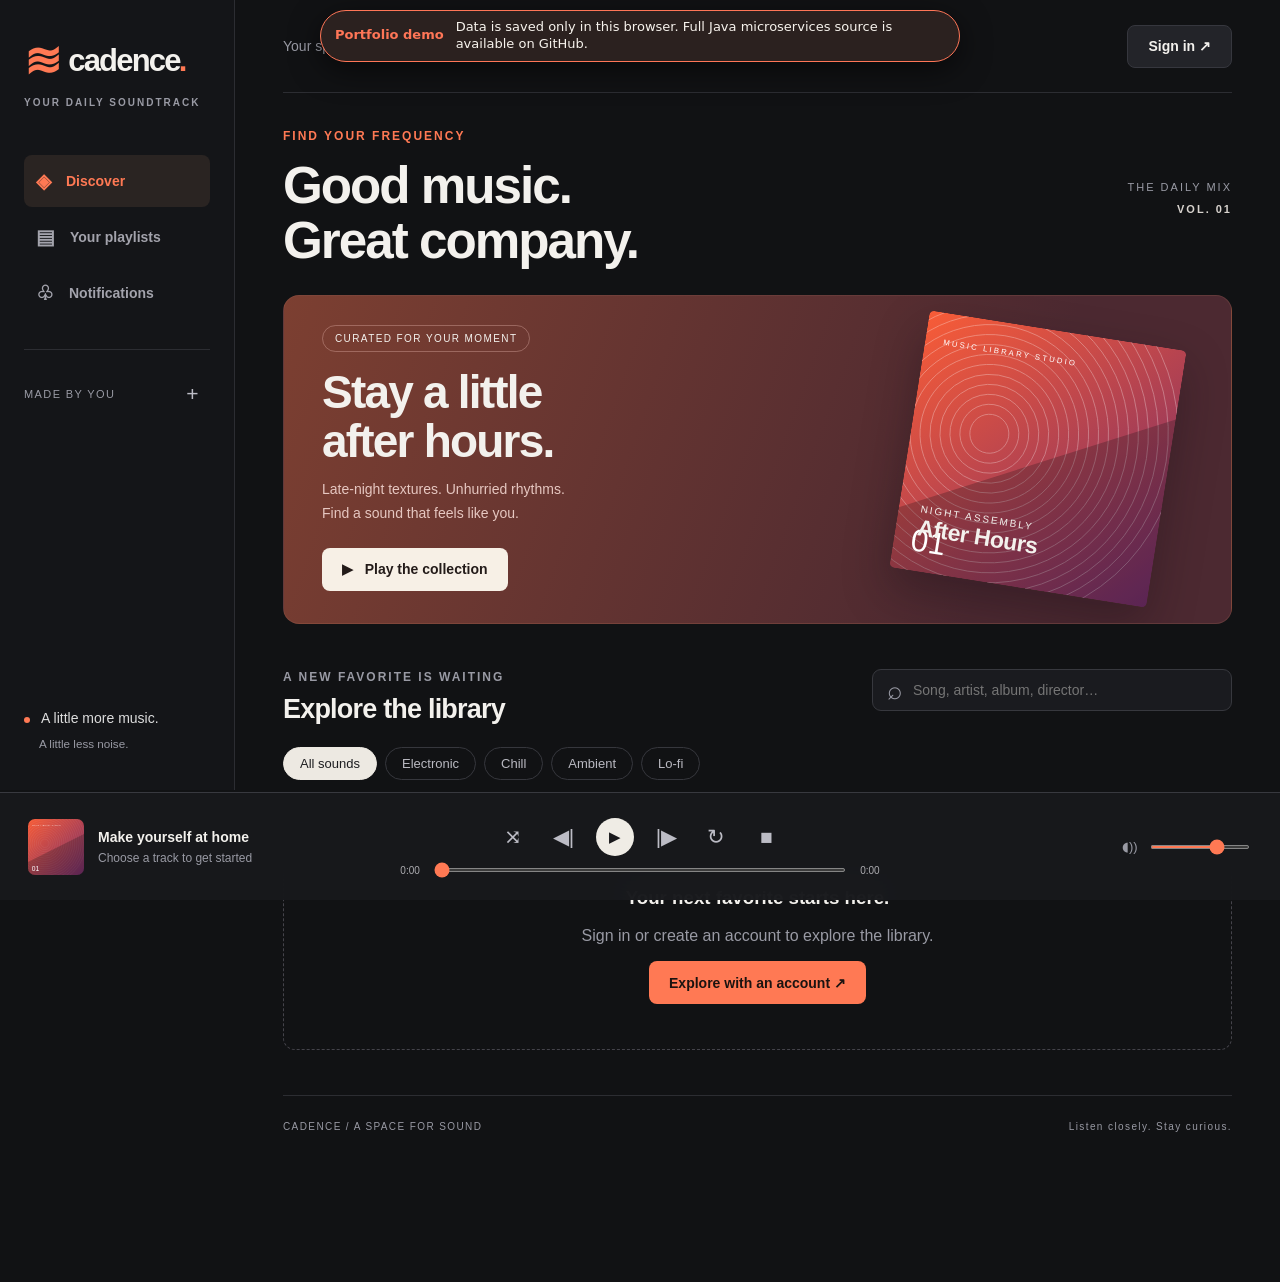
<file: docs/index.html>
<!doctype html>
<html lang="en"><head><meta charset="utf-8"><meta name="viewport" content="width=device-width,initial-scale=1"><meta name="theme-color" content="#111214"><meta name="description" content="Discover your next favorite track. Build playlists and make room for music."><title>Cadence — Music Library</title><link rel="icon" type="image/svg+xml" href="assets/favicon.svg"><link rel="stylesheet" href="styles.css"><script src="demo-api.js" defer></script><script src="app.js" defer></script></head>
<body><div class="demo-banner" role="note"><strong>Portfolio demo</strong><span>Data is saved only in this browser. Full Java microservices source is available on GitHub.</span></div>
<div class="app-shell">
 <aside class="sidebar"><a class="brand" href="#discover"><span class="brand-mark">≋</span> cadence<span class="brand-dot">.</span></a><p class="eyebrow">YOUR DAILY SOUNDTRACK</p>
 <nav aria-label="Main navigation"><button class="nav-item active" data-view="discover"><span>◈</span> Discover</button><button class="nav-item" data-view="playlists"><span>▤</span> Your playlists</button><button class="nav-item" data-view="notifications"><span>♧</span> Notifications <span id="notice-count" class="badge"></span></button><button class="nav-item hidden" id="admin-nav" data-view="admin"><span>⚙</span> Manage library</button></nav>
 <div class="sidebar-divider"></div><div class="section-label">MADE BY YOU <button class="icon-button" id="sidebar-new" aria-label="Create playlist">+</button></div><div id="sidebar-playlists"></div>
 <div class="sidebar-bottom"><span class="live-dot"></span> A little more music.<br><small>A little less noise.</small></div>
 </aside>
 <main id="main"><header class="topbar"><div class="breadcrumb">Your space <span>/</span> <strong id="breadcrumb">Discover</strong></div><div class="account-actions"><span id="identity"></span><button id="auth-button" class="button subtle">Sign in ↗</button></div></header>
 <section id="discover-view" class="view"><div class="page-heading"><div><p class="eyebrow">FIND YOUR FREQUENCY</p><h1>Good music.<br>Great company.</h1></div><span class="issue">THE DAILY MIX <b>VOL. 01</b></span></div>
 <div class="feature"><div class="feature-copy"><span class="pill">CURATED FOR YOUR MOMENT</span><h2>Stay a little<br>after hours.</h2><p>Late-night textures. Unhurried rhythms.<br>Find a sound that feels like you.</p><button id="hero-play" class="button light">▶ &nbsp; Play the collection</button></div><div class="feature-art"><img src="assets/cover-0.svg" alt="After Hours abstract album artwork"><span class="vinyl-label">NIGHT ASSEMBLY<br><b>After Hours</b></span></div></div>
 <div class="library-heading"><div><p class="eyebrow">A NEW FAVORITE IS WAITING</p><h2>Explore the library</h2></div><label class="search-box"><span>⌕</span><input id="search" type="search" placeholder="Song, artist, album, director…" aria-label="Search music"></label></div>
 <div class="filter-row" id="genres"><button class="chip selected" data-genre="All">All sounds</button><button class="chip" data-genre="Electronic">Electronic</button><button class="chip" data-genre="Chill">Chill</button><button class="chip" data-genre="Ambient">Ambient</button><button class="chip" data-genre="Lo-fi">Lo-fi</button><span id="song-count"></span></div>
 <div id="song-grid" class="song-grid"></div><div id="library-state" class="empty-state"><h3>Your next favorite starts here.</h3><p>Sign in or create an account to explore the library.</p><button class="button primary" id="welcome-signin">Explore with an account ↗</button></div>
 <footer class="page-footer"><span>CADENCE / A SPACE FOR SOUND</span><span>Listen closely. Stay curious.</span></footer>
 </section>
 <section id="playlists-view" class="view hidden"><div class="library-heading"><div><p class="eyebrow">A SOUND FOR EVERY SIDE OF YOU</p><h1>Your playlists</h1></div><button class="button primary" id="new-playlist">+ New playlist</button></div><div id="playlist-grid" class="playlist-grid"></div><section id="playlist-detail" class="hidden"><div class="library-heading"><h2 id="playlist-title"></h2><div class="actions"><button class="button subtle" id="rename-playlist">Rename</button><button class="button danger" id="delete-playlist">Delete</button></div></div><label class="search-box"><span>⌕</span><input id="playlist-search" type="search" placeholder="Search in this playlist" aria-label="Search in playlist"></label><div id="playlist-songs" class="track-list"></div></section></section>
 <section id="notifications-view" class="view hidden"><p class="eyebrow">FRESH FROM THE LIBRARY</p><h1>What's new</h1><div id="notification-list"></div></section>
 <section id="admin-view" class="view hidden"><div class="library-heading"><div><p class="eyebrow">BEHIND THE MUSIC</p><h1>Manage library</h1></div><button class="button primary" id="add-song">+ Add song</button></div><p class="muted">Add music, update metadata, or hide a track from listeners.</p><div class="table-scroll"><table><thead><tr><th>Track</th><th>Album</th><th>Visibility</th><th>Actions</th></tr></thead><tbody id="admin-songs"></tbody></table></div></section>
 </main>
</div>
<section class="player" aria-label="Music player"><div class="now-playing"><img id="player-cover" src="assets/cover-0.svg" alt=""><div><strong id="player-title">Make yourself at home</strong><span id="player-artist">Choose a track to get started</span></div></div><div class="player-middle"><div class="player-controls"><button class="icon-button" id="shuffle" aria-label="Shuffle" aria-pressed="false">⤨</button><button class="icon-button" id="previous" aria-label="Previous song">◀|</button><button class="play-toggle" id="play-toggle" aria-label="Play">▶</button><button class="icon-button" id="next" aria-label="Next song">|▶</button><button class="icon-button" id="repeat" aria-label="Repeat song" aria-pressed="false">↻</button><button class="icon-button" id="stop" aria-label="Stop">■</button></div><div class="progress-row"><span id="elapsed">0:00</span><input id="seek" type="range" min="0" max="100" value="0" aria-label="Playback position"><span id="duration">0:00</span></div></div><div class="volume"><span aria-hidden="true">◖))</span><input id="volume" type="range" min="0" max="1" step="0.01" value="0.7" aria-label="Volume"></div><audio id="audio" preload="metadata"></audio></section>
<dialog id="auth-dialog"><button class="close-dialog icon-button" aria-label="Close">×</button><div class="brand dialog-brand">≋ cadence.</div><p class="eyebrow">YOUR MUSIC, YOUR SPACE</p><h2 id="auth-title">Welcome back.</h2><form id="auth-form"><label id="name-label" class="hidden">Your name<input name="name" maxlength="60" autocomplete="name"></label><label>Email<input name="email" type="email" maxlength="160" required autocomplete="email"></label><label>Password<input name="password" type="password" minlength="10" maxlength="64" required autocomplete="current-password"></label><label id="optin-label" class="check-label hidden"><input name="emailOptIn" type="checkbox"> Email me when new music is added</label><p id="auth-error" class="error" role="alert"></p><button type="submit" class="button primary full">Sign in</button></form><p class="dialog-footer"><span id="auth-prompt">New here?</span> <button class="text-button" id="switch-auth">Create an account</button></p></dialog>
<dialog id="detail-dialog"><button class="close-dialog icon-button" aria-label="Close">×</button><div id="song-detail"></div></dialog>
<dialog id="playlist-dialog"><button class="close-dialog icon-button" aria-label="Close">×</button><h2 id="playlist-dialog-title">New playlist</h2><form id="playlist-form"><label>Name<input name="name" required maxlength="80" placeholder="Something for the weekend"></label><p class="error" id="playlist-error"></p><button class="button primary full">Save playlist</button></form></dialog>
<dialog id="pick-dialog"><button class="close-dialog icon-button" aria-label="Close">×</button><h2>Add to a playlist</h2><div id="pick-list"></div></dialog>
<dialog id="confirm-dialog"><h2 id="confirm-title">Delete?</h2><p id="confirm-message"></p><div class="actions"><button class="button subtle" id="confirm-cancel">Cancel</button><button class="button danger" id="confirm-yes">Delete</button></div></dialog>
<dialog id="song-dialog"><button class="close-dialog icon-button" aria-label="Close">×</button><h2 id="song-form-title">Add a song</h2><form id="song-form"><div class="form-grid"><label>Song name<input name="name" required maxlength="120"></label><label>Singer / artist<input name="singer" required maxlength="100"></label><label>Music director<input name="musicDirector" required maxlength="100"></label><label>Album<input name="albumName" required maxlength="120"></label><label>Release date<input name="releaseDate" type="date" required></label><label>Genre<input name="genre" required maxlength="50" list="genre-options"></label><label class="wide">Cover image URL<input name="coverImageUrl" maxlength="2000" placeholder="https://… or /assets/cover-0.svg"></label><label class="wide">Audio URL<input name="audioUrl" maxlength="2000" placeholder="https://… or /assets/demo-0.wav"></label><label>Duration (seconds)<input name="durationSeconds" type="number" min="0" max="86400" value="0" required></label><label class="check-label"><input name="visible" type="checkbox" checked> Visible to listeners</label></div><p class="muted">Use audio and artwork you own or have permission to share. Public HTTPS media URLs must allow browser playback.</p><p id="song-error" class="error"></p><button class="button primary full">Save song</button></form><datalist id="genre-options"><option>Electronic</option><option>Chill</option><option>Ambient</option><option>Lo-fi</option></datalist></dialog>
<div id="toast" role="status" aria-live="polite"></div>
</body></html>
</file>
<file: docs/styles.css>
:root {
    color-scheme: dark;
    --bg: #111214;
    --panel: #191a1e;
    --muted: #999aa4;
    --text: #f3f1ed;
    --line: #2c2d32;
    --accent: #ff7954;
    --radius: 16px;
    font-family: Segoe UI, Arial, sans-serif;
    font-size: 16px
}

* {
    box-sizing: border-box
}

body {
    margin: 0;
    background: var(--bg);
    color: var(--text)
}

button,
input {
    font: inherit
}

button,
a,
input {
    touch-action: manipulation
}

button {
    cursor: pointer
}

button {
    color: inherit;
    border: 0;
    background: none
}

button:disabled {
    opacity: .55;
    cursor: wait
}

button:focus-visible,
a:focus-visible,
input:focus-visible {
    outline: 2px solid var(--accent);
    outline-offset: 4px
}

button,
input {
    border-radius: 8px
}

a {
    color: inherit;
    text-decoration: none
}

.hidden {
    display: none !important
}

.app-shell {
    display: grid;
    grid-template-columns: 235px minmax(0, 1fr);
    min-height: 100vh
}

.sidebar {
    position: fixed;
    top: 0;
    bottom: 110px;
    left: 0;
    width: 235px;
    border-right: 1px solid var(--line);
    padding: 34px 24px;
    display: flex;
    flex-direction: column;
    background: #141518
}

.brand {
    font-size: 31px;
    font-weight: 750;
    letter-spacing: -1.8px;
    display: flex;
    align-items: center;
    gap: 8px
}

.brand-mark {
    font-size: 45px;
    color: var(--accent)
}

.brand-dot {
    color: var(--accent);
    margin-left: -9px
}

.eyebrow {
    font-size: 12px;
    letter-spacing: 2px;
    font-weight: 650;
    color: var(--muted);
    line-height: 1.6
}

.sidebar>.eyebrow {
    font-size: 10px;
    margin: 8px 0 40px
}

.nav-item {
    display: flex;
    gap: 15px;
    align-items: center;
    width: 100%;
    padding: 14px 12px;
    margin: 4px 0;
    color: #a3a3ac;
    text-align: left;
    font-size: 14px;
    font-weight: 600
}

.nav-item span:first-child {
    font-size: 20px
}

.nav-item.active {
    background: #2a2422;
    color: var(--accent)
}

.nav-item:hover {
    background: #232428
}

.sidebar-divider {
    height: 1px;
    background: var(--line);
    margin: 26px 0
}

.section-label {
    font-size: 11px;
    letter-spacing: 1.4px;
    color: var(--muted);
    display: flex;
    align-items: center;
    justify-content: space-between
}

.sidebar-playlist {
    display: block;
    text-align: left;
    font-size: 14px;
    color: #b5b5bd;
    padding: 11px 5px;
    max-width: 100%;
    overflow: hidden;
    text-overflow: ellipsis;
    white-space: nowrap
}

.sidebar-bottom {
    margin-top: auto;
    color: #ddd;
    padding-top: 32px;
    font-size: 14px;
    line-height: 1.8
}

.sidebar-bottom small {
    color: var(--muted);
    padding-left: 15px
}

.live-dot {
    width: 6px;
    height: 6px;
    background: var(--accent);
    display: inline-block;
    border-radius: 50%;
    margin-right: 8px
}

main {
    grid-column: 2;
    max-width: 1650px;
    width: 100%;
    padding: 0 48px 150px
}

.topbar {
    height: 93px;
    display: flex;
    align-items: center;
    justify-content: space-between;
    border-bottom: 1px solid var(--line);
    gap: 20px
}

.breadcrumb {
    font-size: 14px;
    color: var(--muted)
}

.breadcrumb span {
    margin: 0 15px;
    color: #555
}

.breadcrumb strong {
    color: var(--text);
    font-weight: 500
}

.account-actions {
    display: flex;
    align-items: center;
    gap: 14px;
    font-size: 14px
}

#identity {
    color: var(--muted)
}

.button {
    display: inline-flex;
    align-items: center;
    justify-content: center;
    gap: 8px;
    padding: 12px 20px;
    border-radius: 8px;
    font-size: 14px;
    font-weight: 650;
    transition: transform .18s, background .18s;
    min-height: 43px
}

.button:hover {
    transform: translateY(-2px)
}

.primary {
    background: var(--accent);
    color: #1b1310
}

.light {
    background: #f7f0e6;
    color: #231b19
}

.subtle {
    background: #232429;
    border: 1px solid #36373e
}

.danger {
    background: #43252a;
    color: #ffafb6
}

.full {
    width: 100%
}

.page-heading {
    display: flex;
    align-items: center;
    justify-content: space-between;
    padding: 34px 0 26px
}

.page-heading .eyebrow {
    color: var(--accent);
    margin-top: 0
}

h1 {
    font-size: clamp(35px, 4vw, 56px);
    line-height: 1.08;
    letter-spacing: -2px;
    margin: 12px 0 24px;
    font-weight: 650
}

.page-heading h1 {
    margin-bottom: 0
}

.issue {
    font-size: 11px;
    letter-spacing: 2px;
    color: var(--muted);
    display: flex;
    flex-direction: column;
    gap: 10px;
    text-align: right
}

.issue b {
    color: #d8d3ce
}

.feature {
    position: relative;
    overflow: hidden;
    background: #783e32;
    background: linear-gradient(110deg, #7c3f31, #4c2931 75%);
    border: 1px solid #9a615247;
    border-radius: var(--radius);
    min-height: 310px;
    padding: 32px 38px;
    display: flex;
    align-items: center;
    justify-content: space-between
}

.feature-copy {
    z-index: 1
}

.pill {
    font-size: 10px;
    letter-spacing: 1.4px;
    border: 1px solid #e0afa763;
    border-radius: 20px;
    padding: 7px 12px
}

.feature h2 {
    font-size: 46px;
    letter-spacing: -1.8px;
    line-height: 1.07;
    margin: 22px 0 12px
}

.feature p {
    font-size: 14px;
    line-height: 1.7;
    color: #e6c7c1;
    margin: 0 0 22px
}

.feature-art {
    width: 260px;
    margin: 0 25px 0 15px;
    transform: rotate(9deg);
    position: relative
}

.feature-art img {
    width: 100%;
    display: block;
    border-radius: 5px;
    box-shadow: 0 20px 45px #190f175c
}

.vinyl-label {
    position: absolute;
    bottom: 30px;
    left: 22px;
    font-size: 10px;
    letter-spacing: 2px
}

.vinyl-label b {
    font-size: 23px;
    letter-spacing: -.5px
}

.library-heading {
    display: flex;
    align-items: center;
    justify-content: space-between;
    gap: 24px;
    margin: 32px 0 22px
}

.library-heading .eyebrow {
    margin-bottom: 7px
}

h2 {
    font-size: 27px;
    letter-spacing: -.8px;
    margin: 0
}

.search-box {
    display: flex;
    align-items: center;
    gap: 10px;
    border: 1px solid #37383e;
    background: #1a1b1f;
    padding: 0 14px;
    border-radius: 9px;
    max-width: 360px;
    width: 100%
}

.search-box span {
    font-size: 26px;
    color: var(--muted)
}

input {
    color: var(--text);
    background: #202126;
    border: 1px solid #3b3c43;
    padding: 11px 12px;
    width: 100%;
    min-width: 0
}

.search-box input {
    background: none;
    border: 0;
    font-size: 14px;
    padding: 12px 0
}

.filter-row {
    display: flex;
    align-items: center;
    gap: 8px;
    flex-wrap: wrap;
    margin-bottom: 22px
}

.chip {
    border: 1px solid #36373d;
    color: #b9b9c1;
    font-size: 13px;
    padding: 8px 16px;
    border-radius: 25px
}

.chip.selected {
    background: #ede9e2;
    color: #1d1d20;
    border-color: #ede9e2
}

.chip:hover {
    border-color: var(--accent)
}

#song-count {
    margin-left: auto;
    font-size: 12px;
    color: var(--muted)
}

.song-grid {
    display: grid;
    grid-template-columns: repeat(3, minmax(0, 1fr));
    gap: 24px
}

.song-card {
    min-width: 0
}

.cover-wrap {
    position: relative;
    overflow: hidden;
    border-radius: 11px;
    background: var(--panel);
    aspect-ratio: 1.15
}

.cover-wrap img {
    width: 100%;
    height: 100%;
    object-fit: cover;
    transition: transform .3s
}

.song-card:hover img {
    transform: scale(1.04)
}

.card-play {
    position: absolute;
    bottom: 14px;
    right: 14px;
    width: 44px;
    height: 44px;
    border-radius: 50%;
    background: var(--accent);
    color: #161317;
    box-shadow: 0 6px 15px #0004;
    transition: transform .18s
}

.card-play:hover {
    transform: scale(1.12)
}

.card-tag {
    position: absolute;
    top: 12px;
    left: 12px;
    background: #131316aa;
    padding: 5px 10px;
    border-radius: 20px;
    font-size: 11px;
    backdrop-filter: blur(8px)
}

.song-card-info {
    display: flex;
    justify-content: space-between;
    gap: 7px;
    margin-top: 12px
}

.song-title {
    text-align: left;
    font-size: 16px;
    font-weight: 650;
    padding: 0;
    line-height: 1.4
}

.song-title:hover {
    color: var(--accent)
}

.song-card p {
    font-size: 13px;
    color: var(--muted);
    margin: 5px 0
}

.icon-button {
    min-width: 35px;
    min-height: 35px;
    font-size: 21px;
    color: #bcbcc5;
    display: inline-flex;
    align-items: center;
    justify-content: center
}

.icon-button:hover,
.icon-button[aria-pressed=true] {
    color: var(--accent)
}

.empty-state {
    border: 1px dashed #44434a;
    padding: 45px;
    text-align: center;
    border-radius: 12px;
    margin: 20px 0;
    color: var(--muted)
}

.empty-state h3 {
    color: var(--text)
}

.page-footer {
    margin-top: 45px;
    display: flex;
    justify-content: space-between;
    border-top: 1px solid var(--line);
    padding-top: 25px;
    font-size: 10px;
    letter-spacing: 1.4px;
    color: var(--muted)
}

.player {
    position: fixed;
    bottom: 0;
    left: 0;
    right: 0;
    background: #18191df5;
    backdrop-filter: blur(20px);
    border-top: 1px solid #38393f;
    min-height: 108px;
    display: grid;
    grid-template-columns: 1fr 1.4fr 1fr;
    align-items: center;
    gap: 30px;
    padding: 16px 28px;
    z-index: 5
}

.now-playing {
    display: flex;
    align-items: center;
    gap: 14px;
    min-width: 0
}

.now-playing img {
    width: 56px;
    height: 56px;
    border-radius: 7px
}

.now-playing div {
    overflow: hidden
}

.now-playing strong,
.now-playing span {
    display: block;
    overflow: hidden;
    text-overflow: ellipsis;
    white-space: nowrap
}

.now-playing strong {
    font-size: 14px
}

.now-playing span {
    font-size: 12px;
    color: var(--muted);
    margin-top: 6px
}

.player-controls {
    display: flex;
    justify-content: center;
    align-items: center;
    gap: 15px
}

.play-toggle {
    width: 38px;
    height: 38px;
    background: #efece5;
    color: #19191c;
    border-radius: 50%;
    font-size: 15px
}

.progress-row {
    display: flex;
    align-items: center;
    gap: 12px;
    margin-top: 9px;
    font-size: 10px;
    color: #ababaf
}

.player input[type=range] {
    padding: 0;
    height: 4px;
    accent-color: var(--accent);
    border: 0;
    cursor: pointer
}

.volume {
    display: flex;
    justify-self: end;
    align-items: center;
    gap: 10px;
    width: 130px;
    font-size: 13px;
    color: var(--muted)
}

.playlist-grid {
    display: grid;
    grid-template-columns: repeat(3, 1fr);
    gap: 18px;
    margin: 28px 0
}

.playlist-card {
    background: linear-gradient(135deg, #373339, #222328);
    border: 1px solid #49424a;
    padding: 24px;
    text-align: left;
    min-height: 140px
}

.playlist-card span {
    display: block;
    color: var(--accent);
    font-size: 36px
}

.playlist-card strong {
    display: block;
    font-size: 20px;
    margin: 10px 0
}

.playlist-card small {
    color: var(--muted)
}

.track-row {
    display: flex;
    align-items: center;
    gap: 14px;
    padding: 16px 0;
    border-bottom: 1px solid var(--line)
}

.track-row img {
    width: 50px;
    height: 50px;
    border-radius: 6px
}

.track-row .track-copy {
    flex: 1;
    min-width: 0
}

.track-row small {
    display: block;
    color: var(--muted);
    margin-top: 6px
}

.track-list {
    margin-top: 20px
}

.muted {
    color: var(--muted);
    font-size: 14px;
    line-height: 1.6
}

.actions {
    display: flex;
    gap: 8px;
    align-items: center;
    flex-wrap: wrap
}

.table-scroll {
    overflow: auto
}

table {
    width: 100%;
    border-collapse: collapse;
    margin-top: 25px;
    font-size: 14px;
    text-align: left
}

th {
    color: var(--muted);
    font-weight: 500;
    padding: 18px 12px
}

td {
    padding: 17px 12px;
    border-top: 1px solid var(--line)
}

td small {
    display: block;
    color: var(--muted);
    margin-top: 5px
}

.status {
    font-size: 12px;
    border-radius: 20px;
    background: #24403a;
    color: #a5dfc7;
    padding: 6px 10px
}

.status.off {
    background: #3b3330;
    color: #cfb7a8
}

.notice {
    padding: 23px 18px;
    border-bottom: 1px solid var(--line);
    display: flex;
    gap: 15px;
    align-items: center
}

.notice p {
    flex: 1
}

.notice small {
    display: block;
    color: var(--muted);
    margin-top: 8px
}

.badge {
    font-size: 11px;
    color: var(--accent)
}

dialog {
    width: min(480px, calc(100% - 32px));
    background: #1b1c21;
    color: var(--text);
    border: 1px solid #42434c;
    border-radius: 18px;
    padding: 34px;
    box-shadow: 0 30px 100px #0008;
    max-height: 90vh;
    overflow: auto
}

dialog::backdrop {
    background: #07080bba;
    backdrop-filter: blur(5px)
}

dialog h2 {
    margin: 14px 0 24px;
    font-size: 30px
}

.close-dialog {
    position: absolute;
    right: 13px;
    top: 13px
}

.dialog-brand {
    font-size: 26px;
    margin-bottom: 30px;
    color: var(--accent)
}

form label {
    display: block;
    font-size: 14px;
    color: #c6c5cc;
    margin: 16px 0
}

form label input {
    display: block;
    margin-top: 8px
}

.check-label {
    display: flex;
    align-items: center;
    gap: 9px
}

.check-label input {
    width: 16px;
    margin: 0;
    accent-color: var(--accent)
}

.error {
    font-size: 14px;
    color: #ff9e9e;
    min-height: 18px
}

.dialog-footer {
    font-size: 14px;
    color: var(--muted);
    text-align: center
}

.text-button {
    color: var(--accent);
    padding: 0;
    font-size: 14px
}

.form-grid {
    display: grid;
    grid-template-columns: 1fr 1fr;
    gap: 0 16px
}

.wide {
    grid-column: 1/-1
}

#song-dialog {
    width: min(650px, calc(100% - 32px))
}

.detail-cover {
    width: 100%;
    aspect-ratio: 1.7;
    object-fit: cover;
    border-radius: 12px
}

.details {
    display: grid;
    grid-template-columns: 1fr 1fr;
    gap: 15px;
    margin: 25px 0
}

.details dt {
    font-size: 12px;
    color: var(--muted);
    margin-bottom: 5px
}

.details dd {
    margin: 0;
    font-size: 14px
}

#toast {
    position: fixed;
    bottom: 125px;
    right: 24px;
    background: #ede8de;
    color: #171719;
    padding: 15px 22px;
    border-radius: 10px;
    box-shadow: 0 8px 40px #0008;
    z-index: 20;
    max-width: calc(100% - 48px);
    font-size: 14px;
    opacity: 0;
    transform: translateY(12px);
    pointer-events: none;
    transition: .2s
}

#toast.show {
    opacity: 1;
    transform: translateY(0)
}

.view {
    animation: appear .25s ease
}

@keyframes appear {
    from {
        opacity: 0;
        transform: translateY(7px)
    }

    to {
        opacity: 1;
        transform: none
    }
}

@media(min-width:1450px) {
    .song-grid {
        grid-template-columns: repeat(4, 1fr)
    }

    .feature-art {
        width: 290px;
        margin-right: 100px
    }
}

@media(max-width:1100px) {
    .sidebar {
        width: 195px;
        padding: 25px 16px
    }

    .app-shell {
        grid-template-columns: 195px minmax(0, 1fr)
    }

    main {
        padding: 0 28px 150px
    }

    .feature-art {
        width: 200px;
        margin-right: 0
    }

    .feature h2 {
        font-size: 38px
    }

    .song-grid {
        gap: 16px
    }

    .library-heading {
        align-items: flex-start;
        flex-direction: column
    }

    .player {
        gap: 14px;
        grid-template-columns: 1fr 1.5fr
    }

    .volume {
        display: none
    }
}

@media(max-width:750px) {
    .sidebar {
        position: relative;
        width: auto;
        bottom: auto;
        grid-column: 1/-1;
        padding: 14px 20px;
        display: block;
        border-right: 0;
        border-bottom: 1px solid var(--line)
    }

    .sidebar>.eyebrow,
    .sidebar-divider,
    .section-label,
    #sidebar-playlists,
    .sidebar-bottom {
        display: none
    }

    .brand {
        font-size: 27px
    }

    .brand-mark {
        font-size: 34px
    }

    .sidebar nav {
        display: flex;
        overflow: auto;
        gap: 8px;
        margin-top: 12px
    }

    .nav-item {
        width: auto;
        white-space: nowrap;
        font-size: 12px;
        padding: 9px
    }

    .nav-item span:first-child {
        font-size: 16px
    }

    .app-shell {
        display: block
    }

    main {
        padding: 0 20px 160px
    }

    .topbar {
        height: 70px
    }

    .account-actions {
        gap: 8px
    }

    #identity {
        display: none
    }

    .page-heading {
        padding-top: 27px
    }

    h1 {
        font-size: 38px
    }

    .issue {
        font-size: 9px
    }

    .feature {
        padding: 27px 22px;
        min-height: 290px
    }

    .feature h2 {
        font-size: 36px
    }

    .feature-art {
        width: 155px;
        position: absolute;
        right: -30px;
        opacity: .55;
        transform: rotate(12deg)
    }

    .feature-copy {
        max-width: 85%
    }

    .feature p {
        color: #f3ddd7
    }

    .song-grid {
        grid-template-columns: repeat(2, minmax(0, 1fr));
        gap: 22px 15px
    }

    .filter-row {
        gap: 7px
    }

    .chip {
        padding: 8px 11px;
        font-size: 12px
    }

    #song-count {
        display: none
    }

    .player {
        grid-template-columns: 1fr;
        gap: 10px;
        padding: 10px 18px;
        min-height: 130px
    }

    .now-playing {
        position: absolute;
        top: 12px;
        left: 18px;
        right: 145px
    }

    .now-playing img {
        height: 39px;
        width: 39px
    }

    .now-playing strong {
        font-size: 12px
    }

    .now-playing span {
        font-size: 11px
    }

    .player-controls {
        justify-content: flex-end;
        gap: 5px;
        height: 44px
    }

    .player-controls #shuffle,
    .player-controls #repeat,
    .player-controls #stop {
        position: absolute;
        bottom: 37px;
        min-width: 30px;
        font-size: 18px
    }

    #shuffle {
        left: 12px
    }

    #repeat {
        left: 47px
    }

    #stop {
        left: 82px
    }

    .progress-row {
        margin-top: 32px
    }

    .page-footer {
        gap: 20px;
        line-height: 1.7
    }

    .playlist-grid {
        grid-template-columns: 1fr 1fr
    }

    .playlist-card {
        padding: 16px
    }

    dialog {
        padding: 28px 22px
    }

    .track-row {
        gap: 8px
    }

    .track-row .icon-button {
        min-width: 30px
    }

    .breadcrumb {
        font-size: 12px
    }

    .breadcrumb span {
        margin: 0 6px
    }
}

@media(prefers-reduced-motion:reduce) {

    *,
    *::before,
    *::after {
        animation: none !important;
        transition: none !important;
        scroll-behavior: auto !important
    }
}

/* Keep mobile artwork in its own row, clear of the heading and description. */
@media (max-width: 750px) {
    .feature {
        flex-direction: column;
        align-items: stretch;
        gap: 24px;
        min-height: 0;
    }
    .feature-copy {
        max-width: 100%;
    }
    .feature-art {
        position: relative;
        right: auto;
        width: 160px;
        max-width: 100%;
        margin: 0;
        align-self: flex-end;
        opacity: 1;
        transform: none;
    }
}

.demo-banner{position:fixed;z-index:30;left:50%;top:10px;transform:translateX(-50%);display:flex;gap:12px;align-items:center;max-width:calc(100% - 32px);padding:8px 14px;border:1px solid #ff7657;background:#2b211f;color:#f7f3ed;border-radius:999px;font:13px/1.3 system-ui,sans-serif;box-shadow:0 8px 30px #0008}.demo-banner strong{color:#ff7657;white-space:nowrap}@media(max-width:650px){.demo-banner{position:relative;top:auto;left:auto;transform:none;margin:8px;border-radius:12px;flex-direction:column;gap:2px;text-align:center}}
</file>
